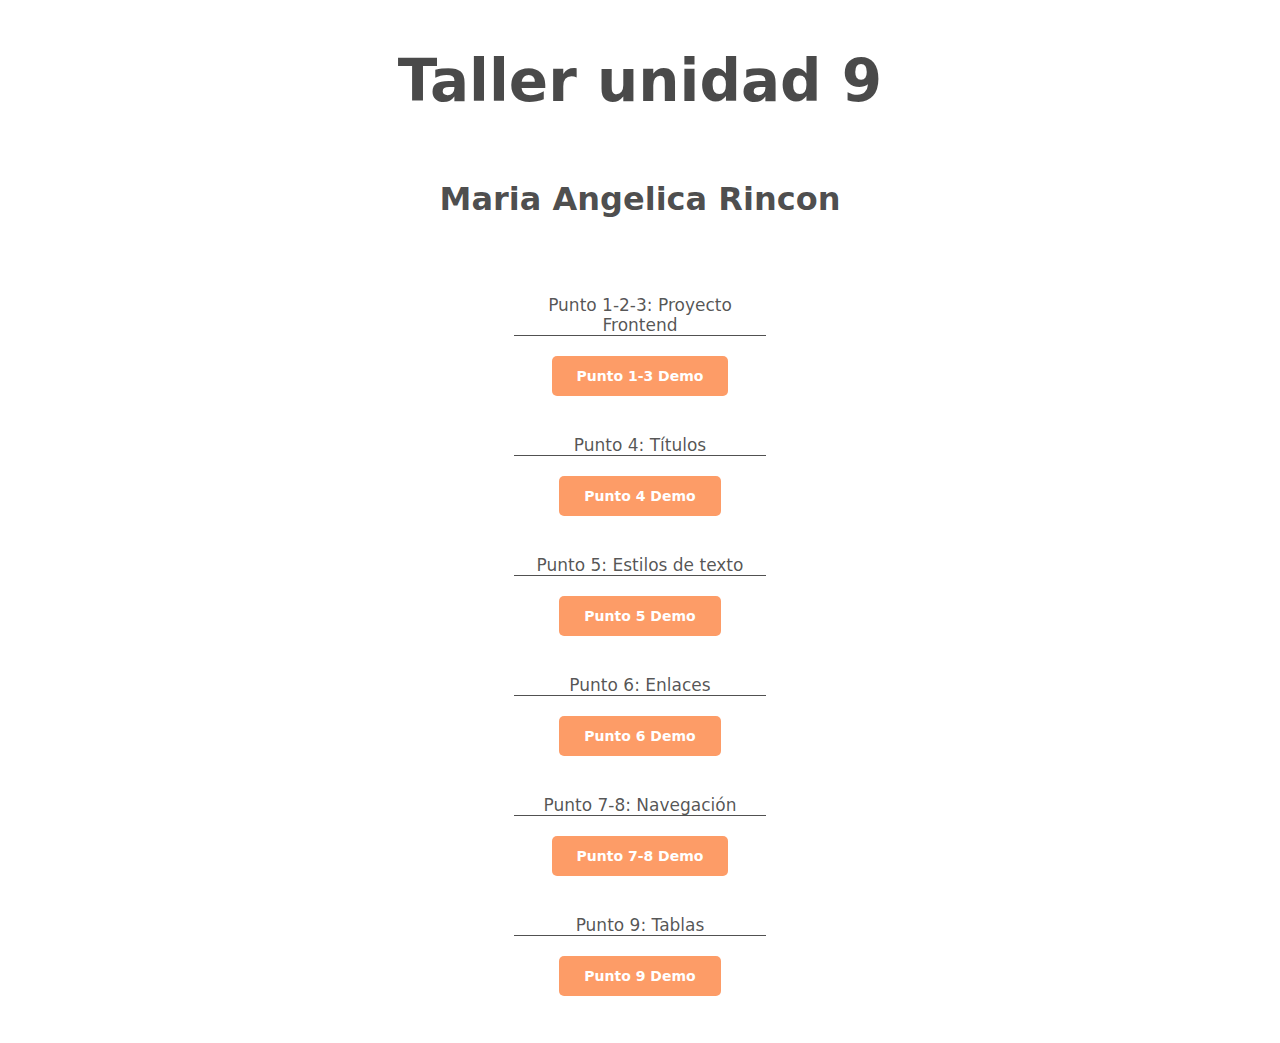
<file: index.html>
<!DOCTYPE html>
<html lang="en">
<head>
  <meta charset="UTF-8">
  <meta http-equiv="X-UA-Compatible" content="IE=edge">
  <meta name="viewport" content="width=device-width, initial-scale=1.0">
  <title>TALLER 9 MENU</title>
  <link rel="stylesheet" href="./styles/styles.css">
</head>
<body> 
  <div>
    <h1> Taller unidad 9</h1>
    <h2>Maria Angelica Rincon</h2>
    <nav>
      <ul>
        <li>
          <p>
            Punto 1-2-3: Proyecto Frontend
          </p> 
          <a href="./punto-1-3/inedx.html">
            Punto 1-3 Demo
          </a>
        </li>
        <li>
          <p>
            Punto 4: Títulos
          </p> 
          <a href="./punto-4/index.html">
            Punto 4 Demo
          </a>
        </li>
        <li>
          <p>
            Punto 5: Estilos de texto
          </p>
          <a href="./punto-5/index.html">
            Punto 5 Demo
          </a>
        </li>
        <li>
          <p>
            Punto 6: Enlaces
          </p>
          <a href="./punto-6/index.html">
            Punto 6 Demo
          </a>
        </li>
        <li>
          <p>
            Punto 7-8: Navegación
          </p>
          <a href="./punto-7-8/index.html">
            Punto 7-8 Demo
          </a>
        </li>
        <li>
          <p>
            Punto 9: Tablas
          </p>
          <a href="./punto-9/index.html">
            Punto 9 Demo
          </a>
        </li>
      </ul>
    </nav>
  </div> 
</body>
</html>
</file>
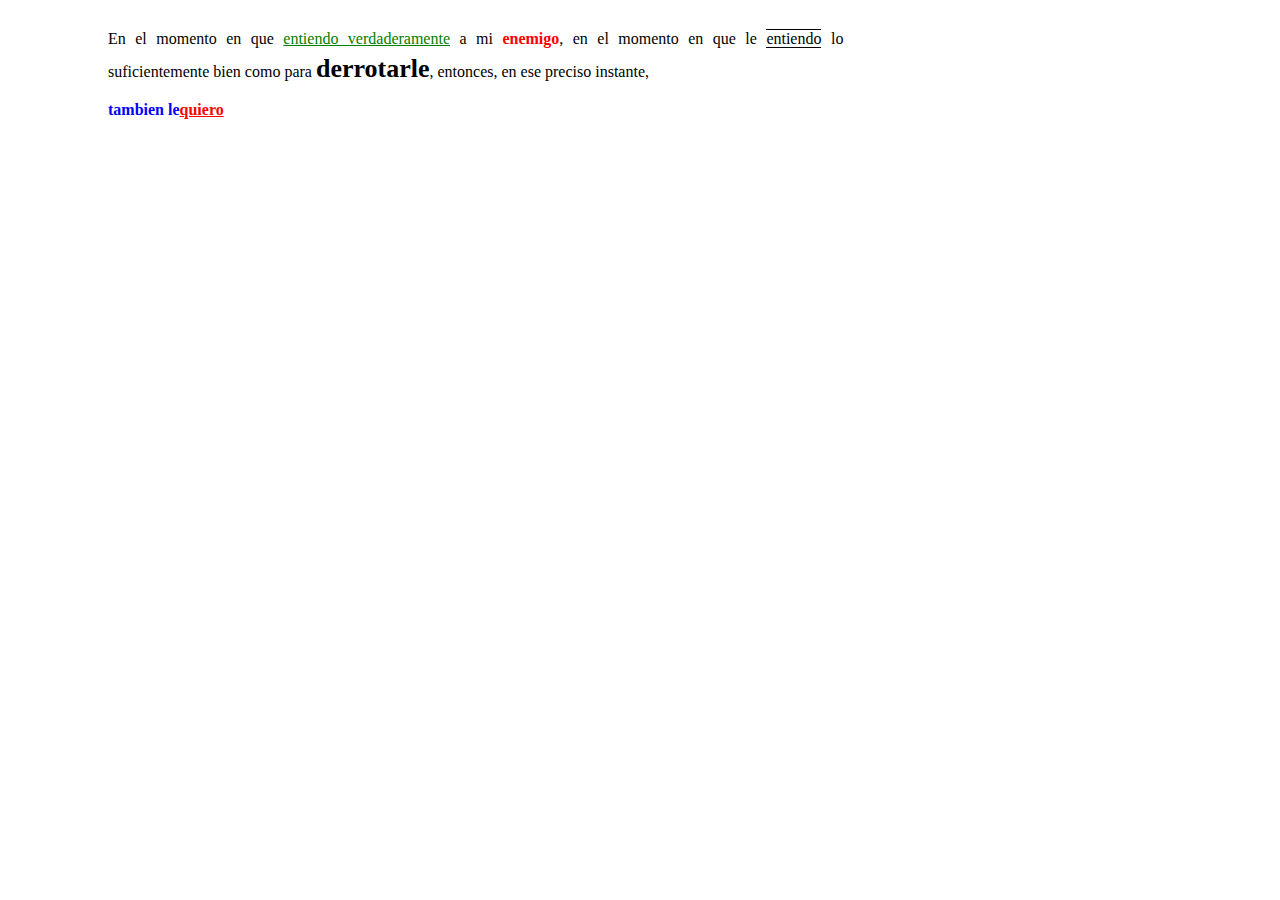
<file: punto-5/index.html>
<!DOCTYPE html>
<html lang="en">
<head>
  <meta charset="UTF-8">
  <meta http-equiv="X-UA-Compatible" content="IE=edge">
  <meta name="viewport" content="width=device-width, initial-scale=1.0">
  <title>DOCUMENT</title>
  <link rel="stylesheet" href="./styles-5.css">
<body> 
    <main>
        <p>
        <span>En el momento en que</span> 
         <u class="frase-1">entiendo verdaderamente</u> a mi
          <span class="palabra-1">enemigo</span>, en el momento en que le 
          <span class="palabra-2"> entiendo</span>
        <span>lo suficientemente bien como para</span> 
        <span class="palabra-3">derrotarle</span>, entonces, en ese preciso instante,
        </p>
        <p class="texto-2">
            <span class="palabra-4">tambien le</span> 
            <u class="palabra-5">quiero</u> 
        </p>
        
    </main>
    
</body>
</html>
</file>
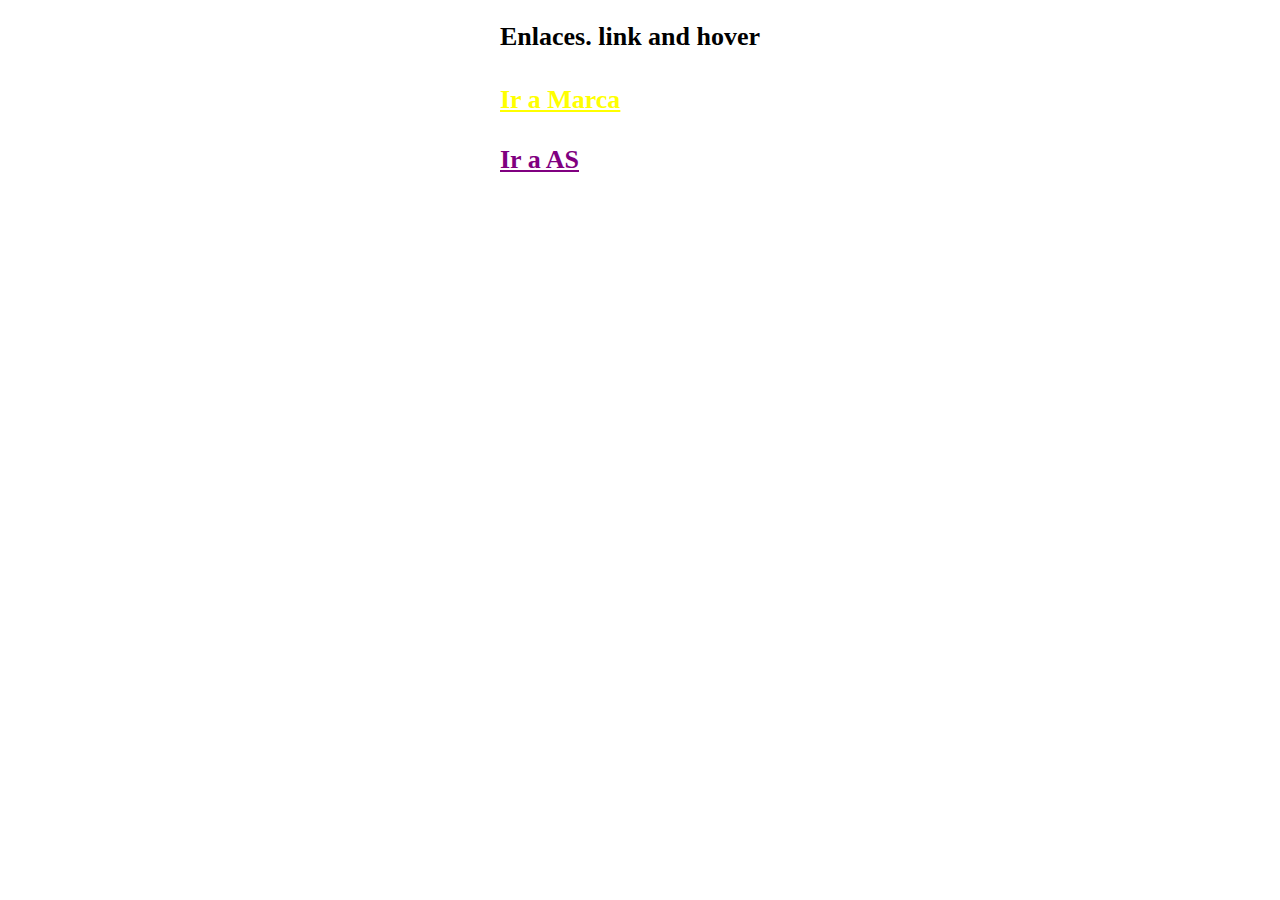
<file: punto-6/index.html>
<!DOCTYPE html>
<html lang="en">
<head>
    <meta charset="UTF-8">
    <meta http-equiv="X-UA-Compatible" content="IE=edge">
    <meta name="viewport" content="width=device-width, initial-scale=1.0">
    <title>Document</title>
    <link rel="stylesheet" href="./styles-punto6.css">
</head>
<body>
    <h2>Enlaces. link and hover</h2>
    <a href="https://www.marca.com" class="link__1">Ir a Marca</a>
    <a href="https://colombia.as.com/"class="link__2">Ir a AS</a>
</body>
</html>
</file>
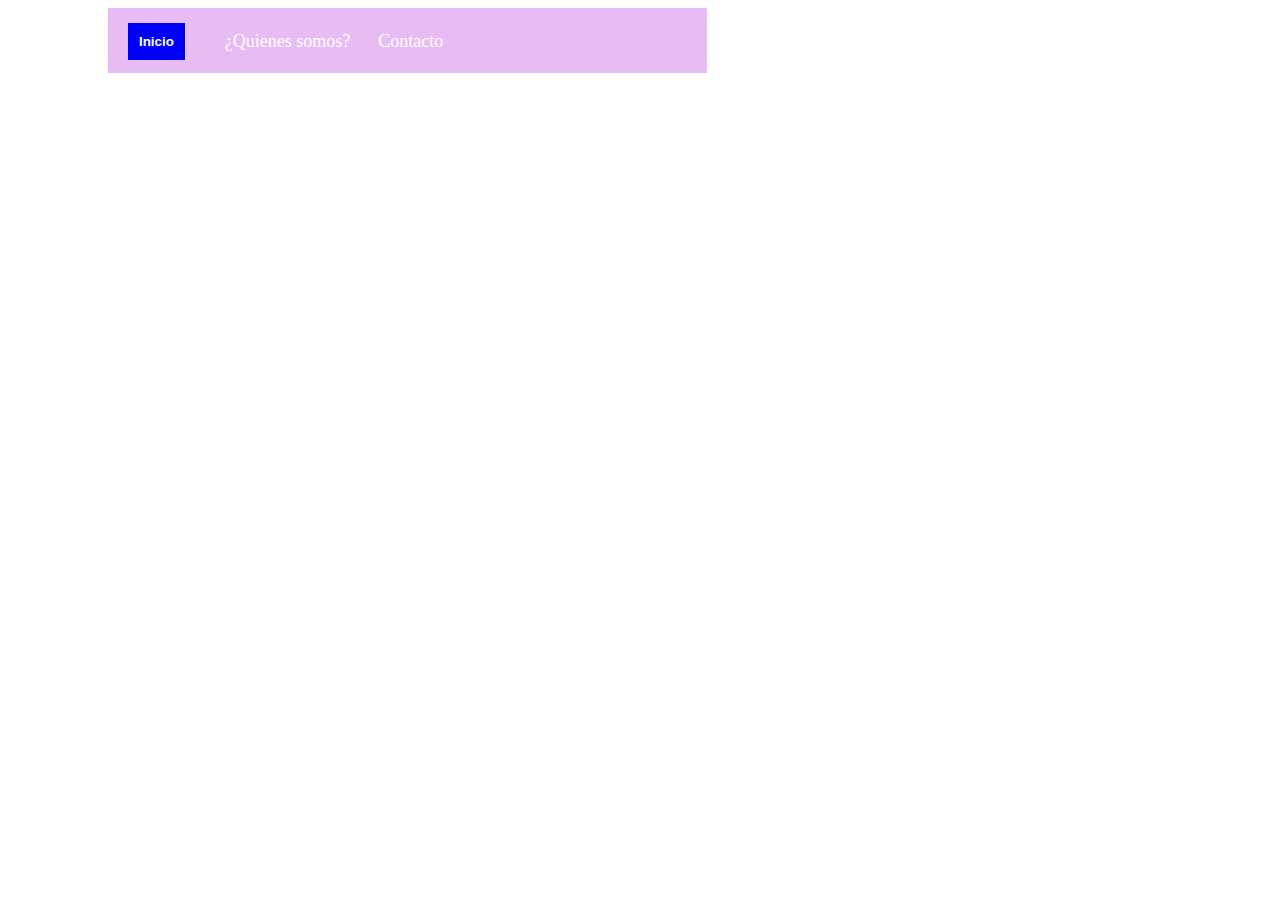
<file: punto-7-8/index.html>
<!DOCTYPE html>
<html lang="en">
<head>
    <meta charset="UTF-8">
    <meta http-equiv="X-UA-Compatible" content="IE=edge">
    <meta name="viewport" content="width=device-width, initial-scale=1.0">
    <title>Document</title>
    <link rel="stylesheet" href="./styles-punto-7-8.css">
</head>
<body>
    <header>
        <div>
            <button class="header__settings">Inicio</button>
        </div>
        <div class="header__nav">
            <nav>
                <ul>
                    <li>¿Quienes somos?</li>
                    <li>Contacto</li>
                </ul>
            </nav>
        </div>
    </header>
</body>
</html>
</file>
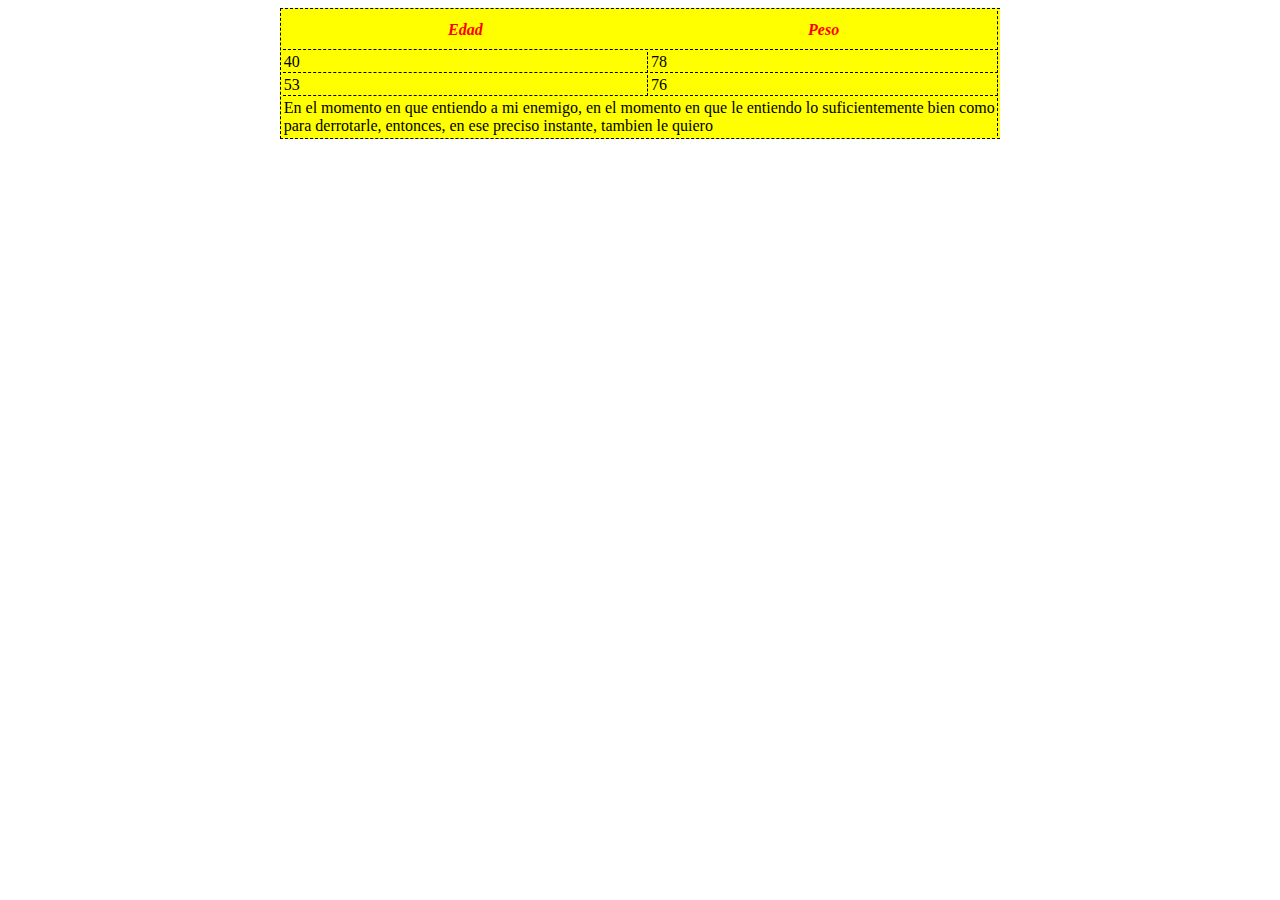
<file: punto-9/index.html>
<!DOCTYPE html>
<html lang="en">
<head>
    <meta charset="UTF-8">
    <meta http-equiv="X-UA-Compatible" content="IE=edge">
    <meta name="viewport" content="width=device-width, initial-scale=1.0">
    <title>Document</title>
    <link rel="stylesheet" href="./styles-punto-9.css">
</head>
<body>
    <header>

    </header>
    <main>
        <div>
            <table>
                <tr>
                    <th>Edad</th>
                    <th class="title">Peso</th>
                </tr>
                <tr>
                    <td>40</td>
                    <td>78</td>
                </tr>
                <tr>
                    <td>53</td>
                    <td>76</td>
                </tr>
                <tr>
                    <td colspan="2" class="text__2"> En el momento en que entiendo a mi enemigo, en el momento en que
                         le entiendo lo suficientemente bien como para derrotarle, entonces,
                          en ese preciso instante, tambien le quiero</td><!--la propiedad colspan fusiona las columnas y el numero se refiere a cuantas va a fusionar- rowspan fusiona las filas de acuerdo al numero de filas q se quieran fusionar -->
                </tr>
            </table>
        </div>
    </main>
</body>
</html>
</file>
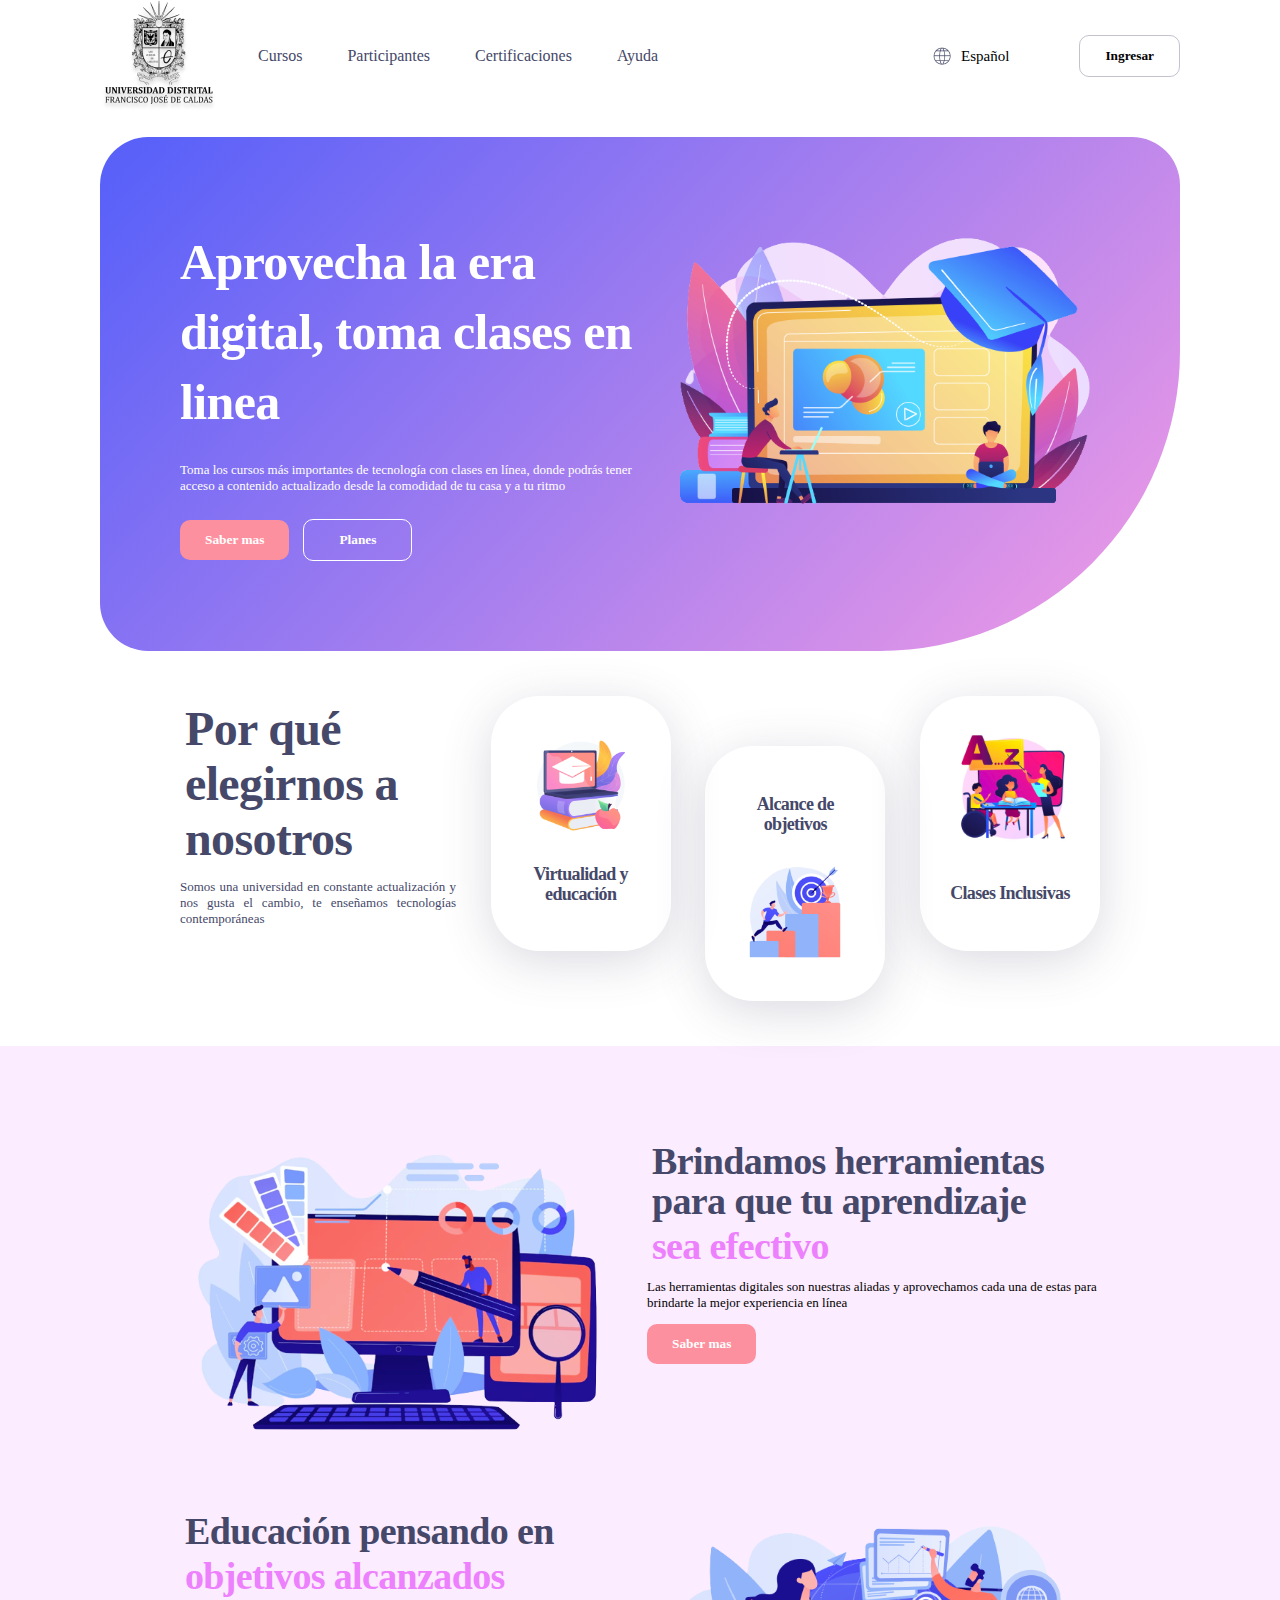
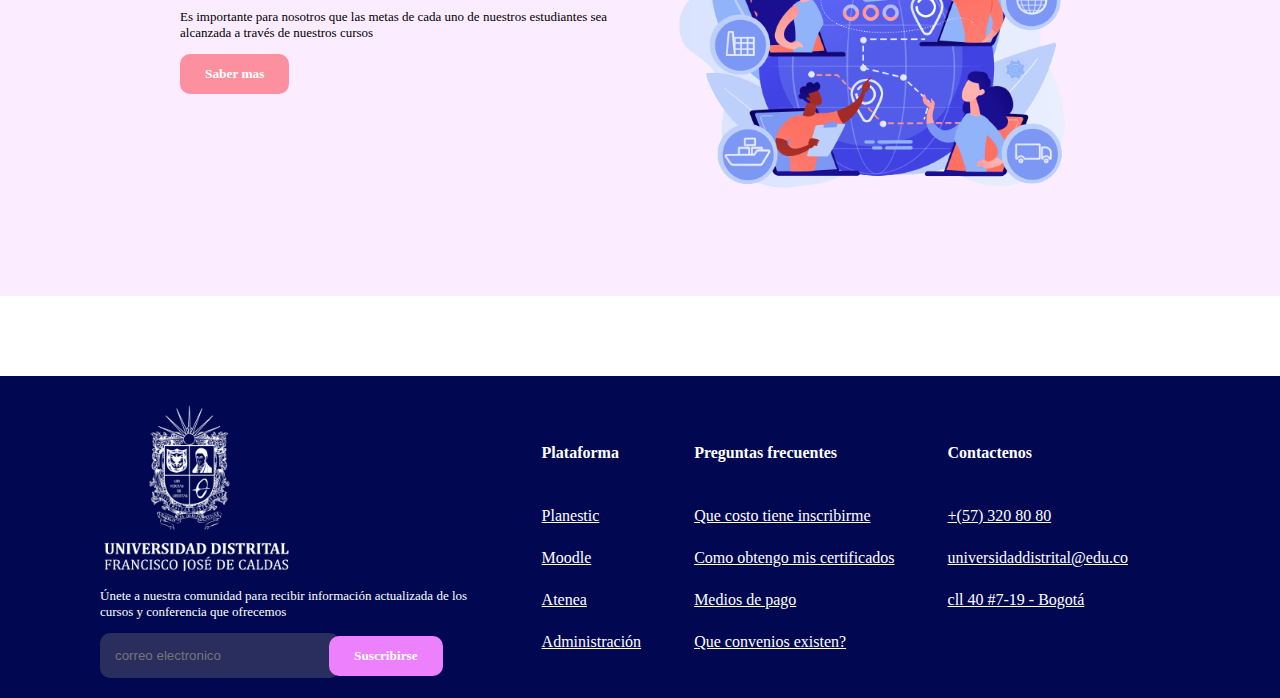
<file: punto-1-3/inedx.html>
<!DOCTYPE html>
<html lang="en">
<head>
    <meta charset="UTF-8">
    <meta http-equiv="X-UA-Compatible" content="IE=edge">
    <meta name="viewport" content="width=device-width, initial-scale=1.0">
    <title>Document</title>
    <link rel="stylesheet" href="https://indestructibletype.com/fonts/Jost.css" type="text/css">
    <link rel="stylesheet" href="./Styles/global-styles.css">
    <link rel="stylesheet" href="./Styles/header-styles.css">
    <link rel="stylesheet" href="./Styles/banner-styles.css">
    <link rel="stylesheet" href="./Styles/section-1-styles.css">
    <link rel="stylesheet" href="./Styles/section-2-styles.css">
    <link rel="stylesheet" href="./Styles/footer-styles.css">
</head>
<body>
    <header>
        <div class="header__nav">
            <img src="./public/images/header-logo.png" alt="main-logo">
            <nav>
                <ul>
                    <li><a href="#banner">Cursos</a></li>
                    <li><a href="#section-1">Participantes</a></li>
                    <li><a href="#section-2">Certificaciones</a></li>
                    <li><a href="#footer">Ayuda</a></li>
                </ul>
            </nav>
        </div>
        <div class="header__settings">
            <div>
                <img src="./public/images/header-word.png" alt="world">
                <span>Español</span>
            </div>
            <button>Ingresar</button>
        </div>
    </header>
    <main>
        <section id="banner">
            <div>
                <div>
                    <h1>Aprovecha la era digital, toma clases en linea</h1>
                    <p>Toma los cursos más importantes de tecnología con clases 
                        en línea, donde podrás tener acceso a contenido actualizado
                         desde la comodidad de tu casa y a tu ritmo
                        </p>
                </div>
                <button class="button__orange">Saber mas</button>
                <button class="button__white">Planes</button>
            </div>
            <img src="./public/images/banner-online.png"
             alt="Online-education"
             width="550px"
             height="350px">
        </section>
        <section id="section-1">
            <div class="section-1__info">
                <h2>Por qué elegirnos a nosotros</h2>
                <p>Somos una universidad en constante actualización y nos gusta el cambio, 
                    te enseñamos tecnologías contemporáneas
                </p>
            </div>
            <div class="section-1__card">
                <img src="./public/images/section1-education.png" 
                alt="education"
                width="120px"
                height="120px">
                <h3>Virtualidad y educación</h3>
            </div>
            <div class="section-1__card section-1__card-down"> <!-- se le asigno otra clase a section-__card, cuando se dio espacio html entiende q tiene otra clase dentro -->
                <h3>Alcance de objetivos</h3>
                <img src="./public/images/section1-goals.png" 
                alt="goals"
                width="120px"
                height="120px">
            </div>
            <div class="section-1__card">
                <img src="./public/images/section1-teach.png" 
                alt="goals"
                width="120px"
                height="120px">
                <h3>Clases Inclusivas</h3>
            </div>
        </section>
        <section id="section-2">
            <div class="section-2__info">
                <img src="./public/images/section2-tools.png"
                 alt="tools"
                 width="500px"
                 height="350px"
                 >
                 <div>
                    <h2>Brindamos herramientas para que tu aprendizaje</h2>
                    <h2 class="section-2__sub-pink">sea efectivo</h2>
                    <p>Las herramientas digitales son nuestras aliadas y aprovechamos 
                        cada una de estas para brindarte la mejor experiencia en línea
                    </p>
                    <button class="button__orange">Saber mas</button>
                 </div>
            </div>
            <div class="section-2__info">
                <div>
                   <h2>Educación pensando en</h2>
                   <h2 class="section-2__sub-pink">objetivos alcanzados</h2>
                   <p>Es importante para nosotros que las metas de cada uno de 
                    nuestros estudiantes sea alcanzada a través de nuestros cursos
                   </p>
                   <button class="button__orange">Saber mas</button>
                </div>
                <img src="./public/images/section2-goals.png"
                alt="tools"
                width="500px"
                height="350px"
                >
            </div>
        </section>
    </main>
    <footer id="footer">
        <div class="footer__info">
            <img src="./public/images/footer-logo.png"
             alt="footer-logo"
             width="200px"
             height="175px">
             <div>
                <p>Únete a nuestra comunidad para recibir información actualizada
                     de los cursos y conferencia que ofrecemos
                    </p>
                <form method="post">
                    <input 
                    type="email"
                    name="user_name"
                    id="email"
                    placeholder="correo electronico">
                    <button class="button__pink">Suscribirse</button>
                </form>
             </div>
        </div>
        <div>
            <table>
                <tr>
                    <th>Plataforma</th>
                    <th>Preguntas frecuentes</th>
                    <th>Contactenos</th>
                </tr>
                <tr>
                    <td><a href="">Planestic</a></td>
                    <td><a href="">Que costo tiene inscribirme</a></td>
                    <td><a href="">+(57) 320 80 80</a></td>
                </tr>
                <tr>
                    <td><a href="">Moodle</a></td>
                    <td><a href="">Como obtengo mis certificados</a></td>
                    <td><a href="">universidaddistrital@edu.co</a></td>
                </tr>
                <tr>
                    <td><a href="">Atenea</a></td>
                    <td><a href="">Medios de pago</a></td>
                    <td><a href="">cll 40 #7-19 - Bogotá</a></td>
                </tr>
                <tr>
                    <td><a href="">Administración</a></td>
                    <td><a href="">Que convenios existen?</a></td>
                </tr>
            </table>
        </div>
    </footer>
</body>
</html>
</file>
<file: styles/styles.css>
body {
  text-align: center;
  color: #000000b5;
  font-family: system-ui, -apple-system;
}

body, div {
  display: flex;
  justify-content: center;
  align-items: center;
}

div {
  flex-direction: column;
  width: 50%;
  height: 50%;
  text-align: center;
}

h1 {
  font-size: 58px;
}

h2 {
  font-size: 32px;
}

nav {
  width: 40%;
}

ul {
  padding: 0;
  text-align: center;
  list-style: none;
}

li {
  margin: 50px 0;
}

p {
  margin: 40px 0 30px;
  color: #000000ae;
  font-size: 17px;
  border-bottom: 1px solid;
}

a {
  padding: 12px 25px;
  color: #ffffff;
  background-color: #fd8f54e2;
  border: none;
  border-radius: 5px;
  font-family: system-ui, -apple-system;
  font-size: 14px;
  font-weight: bold;
  text-decoration: none;
  cursor: pointer;
}

a:hover {
  background-color: #e87537e2;
}
</file>
<file: punto-5/styles-5.css>
main {
    display: flex;
    width: 74%;
    flex-direction: column;
  }
  
  p {
    text-align: justify; /*para que el texto quede justificado*/
    line-height: 30px; /*espacio entre líneas de texto*/
    padding: 0px 100px;
    letter-spacing: 0px;
  }
  
  .texto-2 {
    display: flex;
    padding: 0px 100px;
    margin-top: -8px;
    letter-spacing: 0px;
  }
  
  .frase-1 {
    color: green;
  }
  
  .palabra-1 {
    color: red;
    font-weight: 600;
  }
  
  .palabra-2 {
    border-bottom: 1px solid;
    border-top: 1px solid;
  }
  
  .palabra-3 {
    font-size: 26px;
    font-weight: 600;
  }
  
  .palabra-4 {
    color: blue;
    font-weight: 600;
  }
  
  .palabra-5 {
    color: red;
    font-weight: 600;
  }
</file>
<file: punto-6/styles-punto6.css>
body{
    display: flex;
    flex-direction: column;
    text-align: justify;
    margin: 0px 500px;
}

h2{
    font-size: 26px;
    font-weight: 600;
}

.link__1{
    margin-top: 12px;
    font-size: 26px;
    font-weight: 600;
    color: yellow;
}

.link__2{
    margin-top: 30px;
    font-size: 26px;
    font-weight: 600;
    color: purple;
}
</file>
<file: punto-7-8/styles-punto-7-8.css>
header{
    display: flex;
    align-items: center;
    margin: 0px 100px;
    background-color: rgb(231, 188, 245);
    padding: 5px 10px 3px 20px;
    width: 45%;
    font-family: 'Times New Roman', Times, serif;
    font-size: 18px;
}

.header__settings{
    background-color: blue;
    color: #fff;
    padding: 11px;
    gap: 28px;
    border: none;
    font-weight: 600;
    cursor: pointer;
}

.header__nav ul{
    display: flex;
    align-items: center;
    gap: 28px;
    list-style: none;
    color: #fff;
}
</file>
<file: punto-9/styles-punto-9.css>
table {
    display: flex;
    justify-content: space-evenly;
    width: 57%;
    margin: auto;
    background-color: yellow;
    border-bottom: black 1px dashed;
    border-top: black 1px dashed;
    border-left: black 1px dashed;

}

th {
    text-align: center;
    padding: 10px;
    color: red;
    border-bottom: black 1px dashed;
    font-style: italic;
}

.title{
    border-right: black 1px dashed;
}

td {
    text-align: left;
    border: 1px;
    border-bottom: black 1px dashed;
    border-right: black 1px  dashed;
}

.text__2{
    border-bottom: none;
}
</file>
<file: punto-1-3/Styles/global-styles.css>
/* Estilos globales para modificar varios elementos en general, si ya se quiere modificar alguna etiqueta en un contenedor especifico se llama ese contenedor y su id o clase y luego la etiqueta para modificar especificamente ese contenedor, ese div, section o etiqueta*/
body{
    margin: 0px;/* borde externo*/
}

a{
    font-family: "Jost";/* para modificar a modo general las etiquetas del archivo html*/

}
button{
    padding: 12px 25px; /* 12px de borde interno a los lados y 25px arriba y abajo*/
    font-family: "Jost";
    font-weight: bold;/* grosor de letra*/
    border-radius: 10px;/* borde redondeado*/
    cursor: pointer;/* cambia la forma del cursor*/
}

.button__orange{
    margin-right: 10px;/* borde externo derecho para separar el boton del elemento a la derecha un poco*/
    background-color: #fd909e;
    color: #fff;
    border: none; 
}

p{
    font-family: "Jost";
    font-size: 13px;
    font-weight: 300;/* grosor de letra*/
}

h2{
    margin: 5px;/*borde externo*/
    color:  #454868;
    font-family: "Jost";
    font-size: 48px;
    line-height: 55px;/*controla el espacio entre líneas base*/
    letter-spacing: -0.64px;/*modificar el espacio entre las letras, aproximándolas o separándolas entre sí*/
}
</file>
<file: punto-1-3/Styles/header-styles.css>
header{
    display: flex;/* para acomodar elementos en filas o columnas*/
    margin: 0 100px; /* para el borde externo a los lados*/
    justify-content: space-between;/* separar elementos lo mas q se pueda*/
    align-items: center;/* para centrar elementos*/
}

.header__nav{
    display: flex;
    align-items: center;/* para centrar elementos*/
}

.header__nav nav ul{
    display: flex;
    gap: 45px;/* para el espacio entre elementos*/
    list-style: none;/* para modificar las viñetas de la lista*/
}
.header__nav nav ul a{
    text-decoration: none;/* para quitar o poner la linea subrayada solo a este elemento*/
    color: #454868;
}

.header__settings{
    display: flex;
    gap: 70PX;/* espacio entre elementos*/
    align-items: center;/* para alinear verticalmente para q queden centrados*/
}

.header__settings div{
    display: flex;
    gap: 10PX;/* para separar entre elementos*/
    align-items: center;/* para alinear verticalmente al centro*/
    font-family: "Jost";/* para tipo de letra*/
    font-size: 15px;/* para tamaño de letra*/
    font-weight: 400;/* para grosor de letra*/
} 

.header__settings button{
    background-color: transparent;/* para de fondo de boton*/
    border: 1px solid #45486854; 
}
</file>
<file: punto-1-3/Styles/banner-styles.css>
#banner{
    display: flex;
    margin: 25px 100px;/* borde externo*/
    padding: 90px 80px;/* borde interno*/
    background: linear-gradient(313.18deg, #EE9AE5 3.28%, #5961F9 97.04%);/*Para dar color de fondo al banner y q que quede degradado*/
    border-radius: 48px 48px 300px 48px;/* borde redondos al banner*/
}

h1{/* estilo para la etiqueta h1 del banner*/
    margin: 0px;
    font-family: "Jost";/*tipo de fuente de letra*/
    font-size: 50px;/*tamaño letra*/
    font-weight: 600;/*especifica el peso o grueso de la letra*/
    color: #fff;
    line-height: 70px;/*controla el espacio entre líneas base*/
    letter-spacing: -0.64px;/*modificar el espacio entre las letras, aproximándolas o separándolas entre sí*/
}

#banner img{
   width: 490px;/*ancho imagen*/
   height: 290px;/*alto imagen*/
}

#banner p{
    margin: 25px 0px;/*borde externo*/
    color: #fff;
}

.button__white{
    padding: 12px 35px;/*borde interno*/
    background-color: transparent;/*color fondo*/
    color: white;
    border: 1px solid #fff; /*borde linea*/
}
</file>
<file: punto-1-3/Styles/section-1-styles.css>
#section-1{
    display: flex;
    justify-content: space-between;/*para separar elementos lo mas q se pueda*/
    margin: 25px 100px;/*borde externo*/
    padding: 20px 80px;/*borde interno*/
}

.section-1__info{
    width: 30%;/*ocupa el 30% del section-1 */
}



.section-1__info p{
    color: #454868;
    text-align: justify;
}

.section-1__card{
    display: flex;
    flex-direction: column;/*alineacion de columna*/
    justify-content: space-between;/*para separar elementos lo mas q se pueda*/
    align-items: center;/* para alinear verticalmente para q queden centrados*/
    width: min-content;


    height: 195px;/*alto*/
    padding: 30px;/*borde interno*/
    text-align: center;/*centra los elementos*/
    border-radius: 48px;/*borde redondeado*/
    box-shadow: 0px 10px 50px #45486833;/*para poner sombras*/
}

.section-1__card-down{/*sub clase de section__card, solo afecta a la clase q la contenga, se le asigno un margen hacia arriba para q bajara un poco con respecto a las otras card*/
    margin-top: 50px;
}

.section-1__card h3{
    font-family: "Jost";
    color: #454868;
    font-size: 18px;
    line-height: 20px;/*controla el espacio entre líneas base*/
    letter-spacing: -0.64px;/*modificar el espacio entre las letras, aproximándolas o separándolas entre sí*/
    text-align: center; /*centra los elementos*/
}
</file>
<file: punto-1-3/Styles/section-2-styles.css>
#section-2{
    padding: 20px 180px;
    background-color: #ed80fd26;
}

.section-2__info{
    display: flex;
    margin: 70px 0px;
    gap: 35px;
}

.section-2__info h2{
    font-size: 38px;
    line-height: 40px;
}

.section-2__info img{
    width: 450px;
    height: 300px;
}

.section-2__sub-pink{
    color: #ed80fd;
}
</file>
<file: punto-1-3/Styles/footer-styles.css>
#footer{
    display: flex;
    justify-content: space-between;
    align-items: center;/*alinea verticalmente*/


    margin-top: 80px;/*margen externo solo arriba*/
    padding: 20px 100px;/*borde interno arriba y abajo de 20px y a los lados de 100px*/
    background-color: #010851;
    color: #fff;

}

.footer__info{
    width: 35%;/*ancho en porcentaje q va a ocupar en relacion a todo el footer*/
}

input{
    width: 210px;/*ancho*/
    padding: 15px 15px;/*espaciado interno para q quede mas grande el cajon para digitar el correo*/
    margin-right: -15px;/*para sobreponer el boton  hacia la derecha sobre la caja de correo electronico*/
    border: none;
    border-radius: 10px;
    background-color: #45486899
}
.button__pink{
    background-color: #ED80FD;
    color: #fff;
    border: none;/*para q quede sin borde*/
}

table{
    font-family: "Jost";
    text-align: left;/* para q toda la info de la tabla se alinee hacia la izquierda*/

}

tr{
    height: 40px;/*altura*/
}

th{/*etiqueta de los encabezados de la tabla*/
    height: 80px;
}

td{
    padding-right: 50px;/*para separar internamente cada una de las filas de la tabla*/
}

td a {

    color: #fff;
}
</file>
